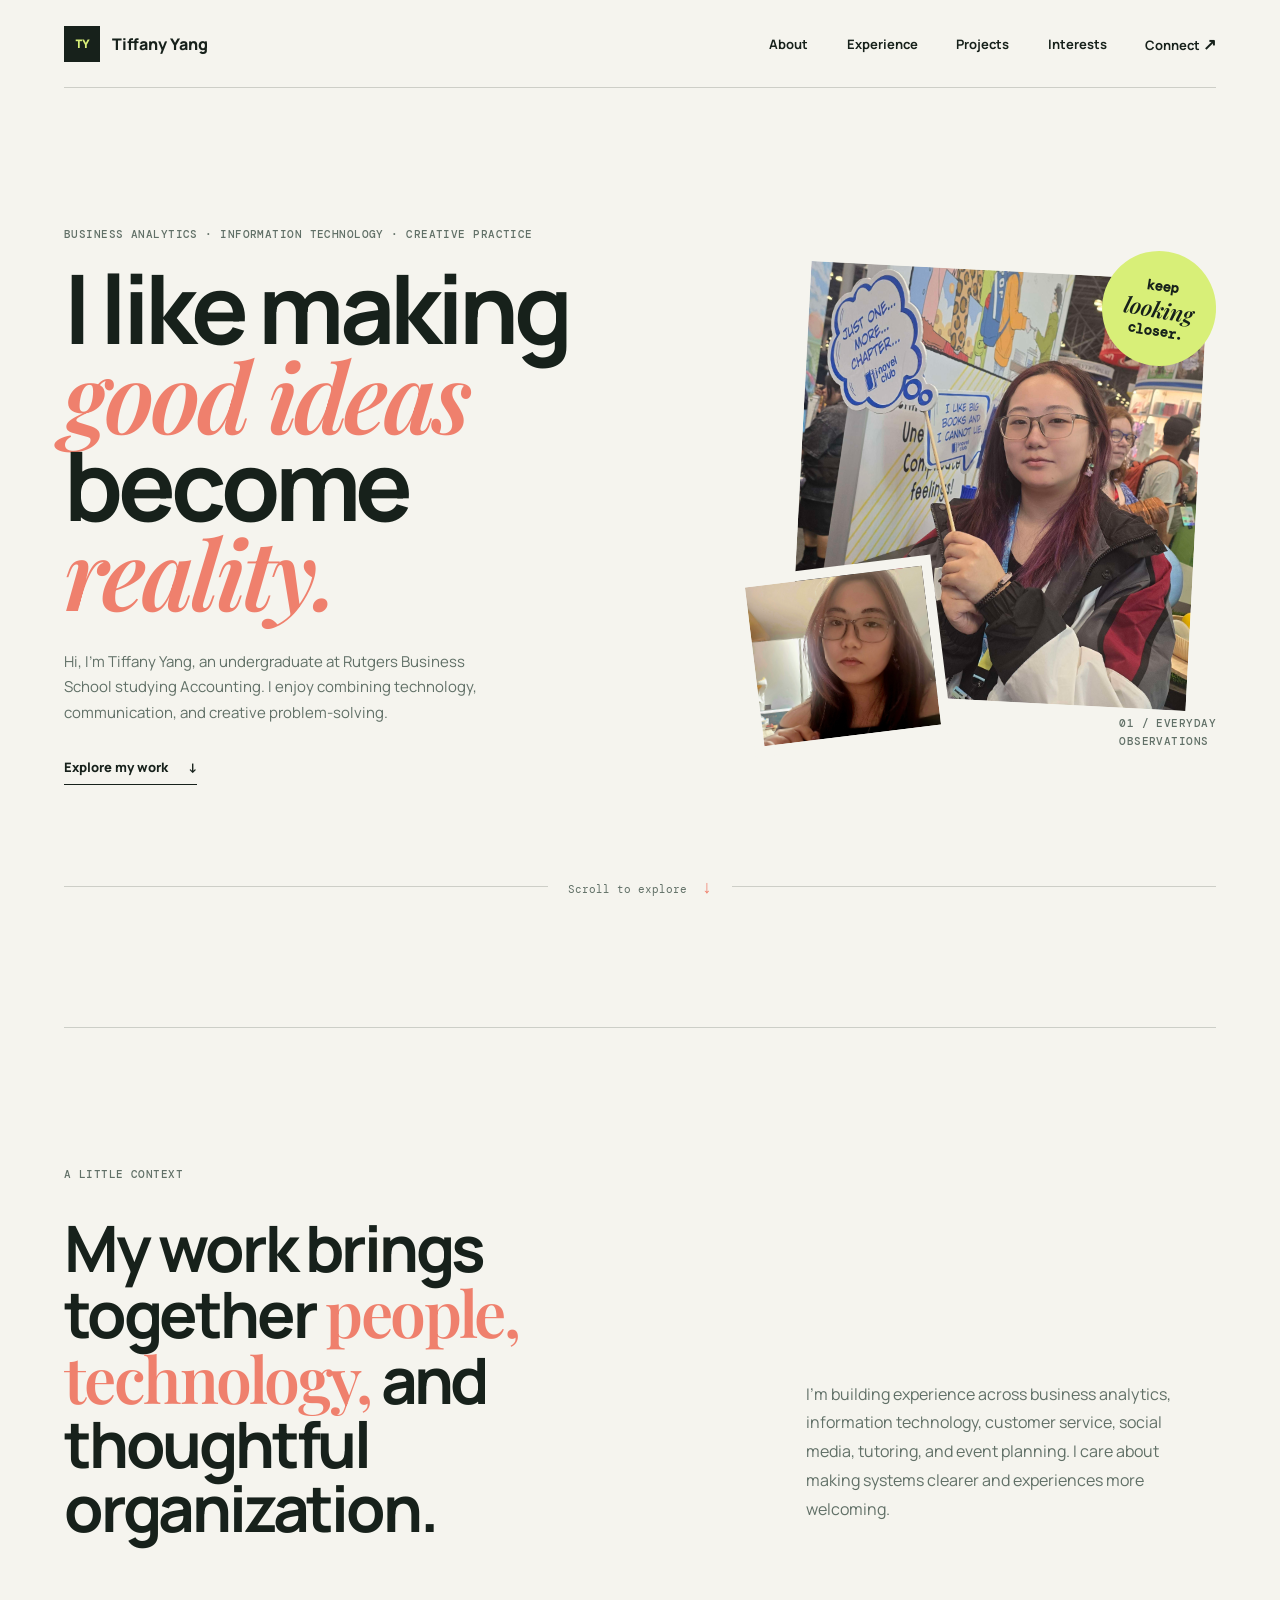
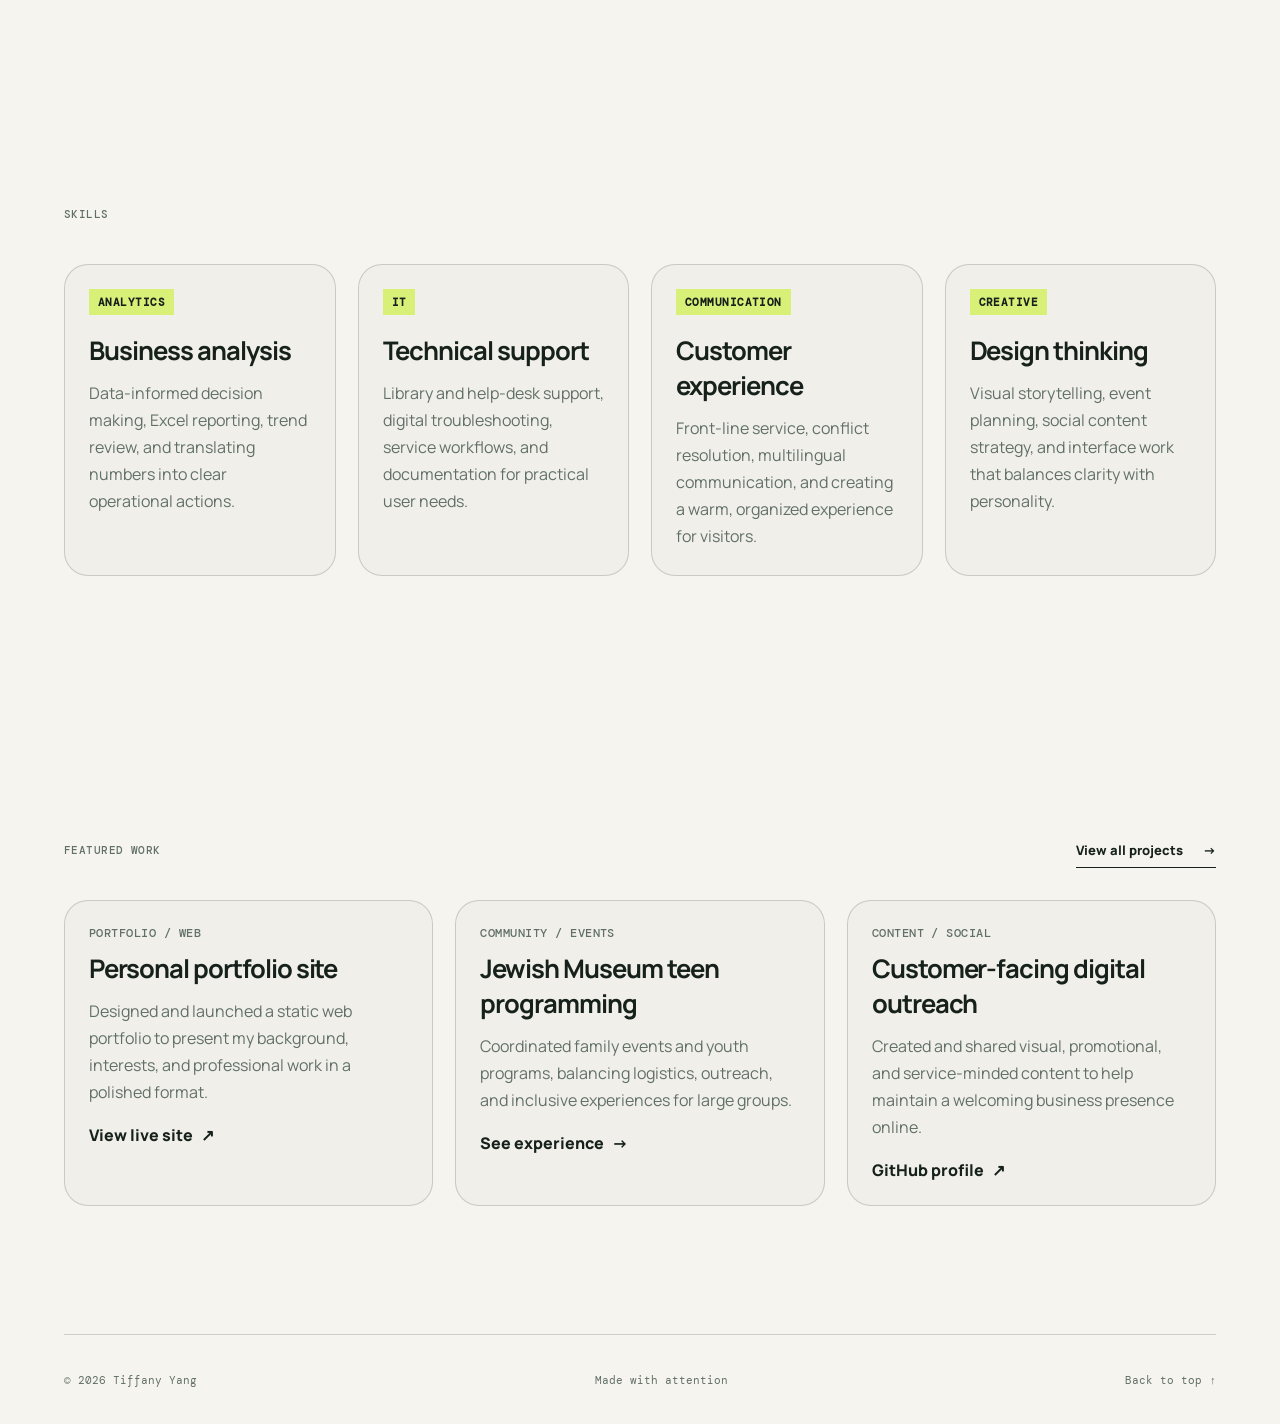
<file: index.html>
<!doctype html>
<html lang="en">
<head>
  <meta charset="UTF-8" />
  <meta name="viewport" content="width=device-width, initial-scale=1.0" />
  <meta name="description" content="Tiffany Yang" />
  <title>Tiffany Yang</title>
  <link rel="preconnect" href="https://fonts.googleapis.com" />
  <link rel="preconnect" href="https://fonts.gstatic.com" crossorigin />
  <link href="https://fonts.googleapis.com/css2?family=DM+Mono:wght@400;500&family=Manrope:wght@400;500;600;700;800&family=Playfair+Display:ital,wght@0,600;1,600&display=swap" rel="stylesheet" />
  <link rel="stylesheet" href="styles.css" />
</head>
<body>
  <div class="site-shell" id="top">
    <header class="site-header">
      <a class="brand" href="#home" aria-label="Tiffany Yang home">
        <span class="brand-mark">TY</span>
        <span class="brand-name">Tiffany Yang</span>
      </a>
      <button class="menu-toggle" type="button" aria-expanded="false" aria-controls="site-nav">Menu <span>+</span></button>
      <nav id="site-nav" class="site-nav" aria-label="Main navigation">
        <a href="#about">About</a>
        <a href="experience.html">Experience</a>
        <a href="projects.html">Projects</a>
        <a href="interests.html">Interests</a>
        <a href="connect.html">Connect <span class="arrow">↗</span></a>
      </nav>
    </header>

    <main>
      <section id="home" class="hero section-pad">
        <div class="hero-copy reveal">
          <p class="eyebrow">Business Analytics · Information Technology · Creative Practice</p>
          <h1>I like making<br /> <em>good ideas </em><br /> become <br /><em>reality.</em></h1>
          <p class="hero-intro">Hi, I’m Tiffany Yang, an undergraduate at Rutgers Business School studying Accounting. I enjoy combining technology, communication, and creative problem-solving.</p>
          <a class="text-link" href="projects.html">Explore my work <span>↓</span></a>
        </div>
        <div class="hero-art reveal reveal-delay" aria-label="A collage of creative work and everyday details">
          <div class="photo photo-main"><img src="images/20260821_113659.jpg" alt="Selfie" /></div>
          <div class="photo photo-small"><img src="images/20260812_200945.jpg" alt="At ANYC" /></div>
          <div class="shape-sticker">keep<br /><i>looking</i><br />closer.</div>
          <span class="art-note">01 / everyday<br />observations</span>
        </div>
        <div class="hero-footer"><span></span><span class="scroll-cue">Scroll to explore <b>↓</b></span><span></span></div>
      </section>

      <section id="about" class="statement section-pad reveal">
        <p class="eyebrow">A little context</p>
        <div class="statement-grid">
          <h2>My work brings together <span>people, technology,</span> and thoughtful organization.</h2>
          <p>I’m building experience across business analytics, information technology, customer service, social media, tutoring, and event planning. I care about making systems clearer and experiences more welcoming.</p>
        </div>
      </section>

      <section class="section-pad reveal" aria-labelledby="skills-heading">
        <div class="section-header">
          <p class="eyebrow">Skills</p>
        </div>
        <div class="skills-grid" id="skills-heading">
          <article class="skill-card">
            <span class="skill-pill">Analytics</span>
            <h3>Business analysis</h3>
            <p>Data-informed decision making, Excel reporting, trend review, and translating numbers into clear operational actions.</p>
          </article>
          <article class="skill-card">
            <span class="skill-pill">IT</span>
            <h3>Technical support</h3>
            <p>Library and help-desk support, digital troubleshooting, service workflows, and documentation for practical user needs.</p>
          </article>
          <article class="skill-card">
            <span class="skill-pill">Communication</span>
            <h3>Customer experience</h3>
            <p>Front-line service, conflict resolution, multilingual communication, and creating a warm, organized experience for visitors.</p>
          </article>
          <article class="skill-card">
            <span class="skill-pill">Creative</span>
            <h3>Design thinking</h3>
            <p>Visual storytelling, event planning, social content strategy, and interface work that balances clarity with personality.</p>
          </article>
        </div>
      </section>

      <section class="section-pad reveal" aria-labelledby="featured-projects-heading">
        <div class="section-header">
          <p class="eyebrow">Featured work</p>
          <a class="text-link" href="projects.html">View all projects <span>→</span></a>
        </div>
        <div class="project-list" id="featured-projects-heading">
          <article class="project-card">
            <span class="meta">Portfolio / Web</span>
            <h3>Personal portfolio site</h3>
            <p>Designed and launched a static web portfolio to present my background, interests, and professional work in a polished format.</p>
            <a href="https://tiffanyyang434.github.io/tyang/" target="_blank" rel="noreferrer">View live site <span>↗</span></a>
          </article>
          <article class="project-card">
            <span class="meta">Community / Events</span>
            <h3>Jewish Museum teen programming</h3>
            <p>Coordinated family events and youth programs, balancing logistics, outreach, and inclusive experiences for large groups.</p>
            <a href="experience.html">See experience <span>→</span></a>
          </article>
          <article class="project-card">
            <span class="meta">Content / Social</span>
            <h3>Customer-facing digital outreach</h3>
            <p>Created and shared visual, promotional, and service-minded content to help maintain a welcoming business presence online.</p>
            <a href="https://github.com/tiffanyyang434/tyang" target="_blank" rel="noreferrer">GitHub profile <span>↗</span></a>
          </article>
        </div>
      </section>
    </main>

    <footer class="site-footer"><span>© <span id="year"></span> Tiffany Yang</span><span>Made with attention</span><a href="#home">Back to top ↑</a></footer>
  </div>
  <script src="script.js"></script>
</body>
</html>
</file>
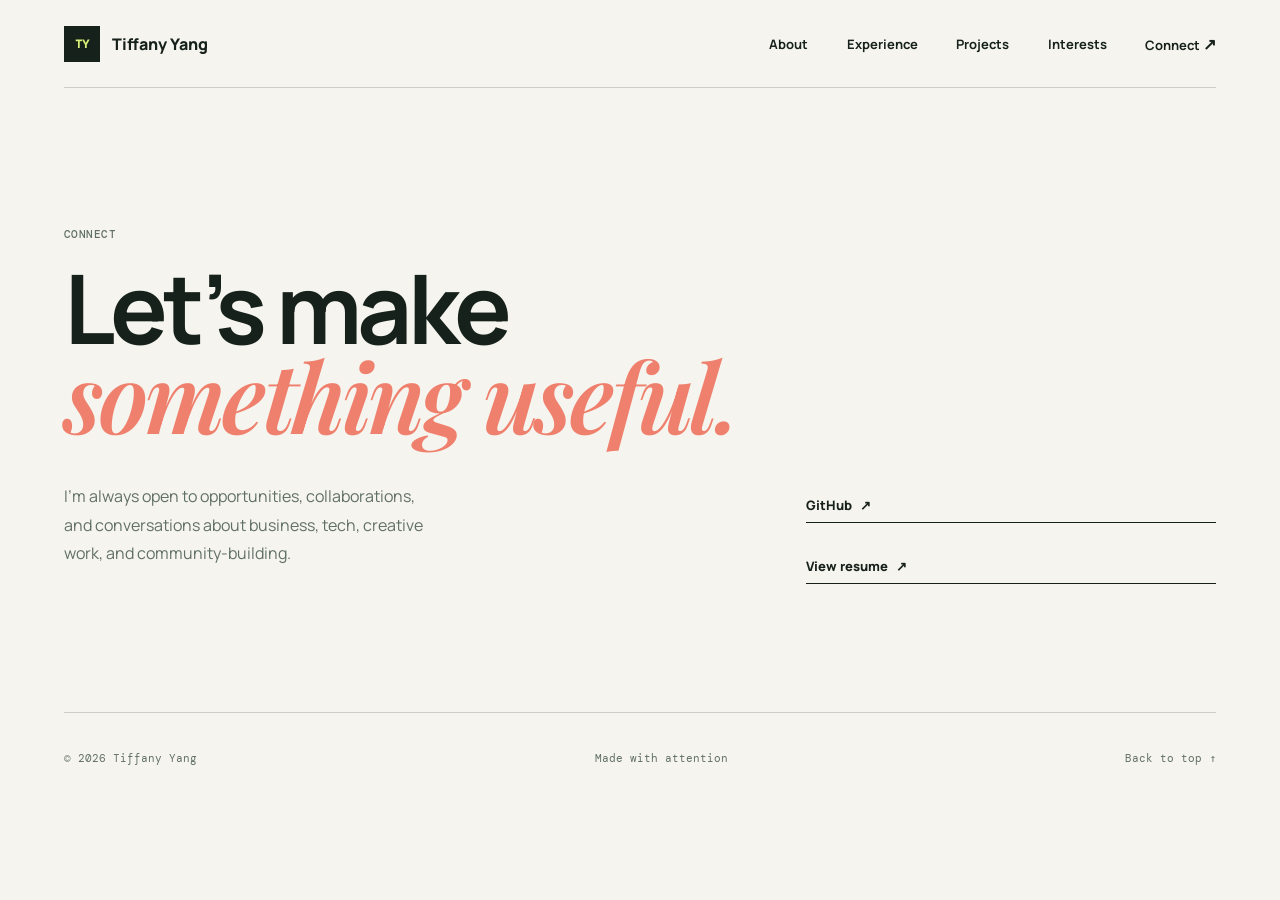
<file: connect.html>
<!doctype html>
<html lang="en">
<head>
  <meta charset="UTF-8" />
  <meta name="viewport" content="width=device-width, initial-scale=1.0" />
  <meta name="description" content="Connect with Tiffany Yang" />
  <title>Connect · Tiffany Yang</title>
  <link rel="stylesheet" href="styles.css" />
</head>
<body>
  <div class="site-shell" id="top">
    <header class="site-header">
      <a class="brand" href="index.html" aria-label="Tiffany Yang home"><span class="brand-mark">TY</span><span class="brand-name">Tiffany Yang</span></a>
      <button class="menu-toggle" type="button" aria-expanded="false" aria-controls="site-nav">Menu <span>+</span></button>
      <nav id="site-nav" class="site-nav" aria-label="Main navigation">
        <a href="index.html#about">About</a>
        <a href="experience.html">Experience</a>
        <a href="projects.html">Projects</a>
        <a href="interests.html">Interests</a>
        <a href="connect.html">Connect <span class="arrow">↗</span></a>
      </nav>
    </header>

    <main class="section-pad">
      <p class="eyebrow">Connect</p>
      <h1>Let’s make<br /><em>something useful.</em></h1>
      <div class="statement-grid">
        <p>I’m always open to opportunities, collaborations, and conversations about business, tech, creative work, and community-building.</p>
        <div class="contact-list">
          <a class="text-link" href="https://github.com/tiffanyyang434" target="_blank" rel="noreferrer">GitHub <span>↗</span></a>
          <a class="text-link" href="images/Resume%20_4_%20(1).pdf">View resume <span>↗</span></a>
        </div>
      </div>
    </main>

    <footer class="site-footer"><span>© <span id="year"></span> Tiffany Yang</span><span>Made with attention</span><a href="#top">Back to top ↑</a></footer>
  </div>
  <script src="script.js"></script>
</body>
</html>
</file>
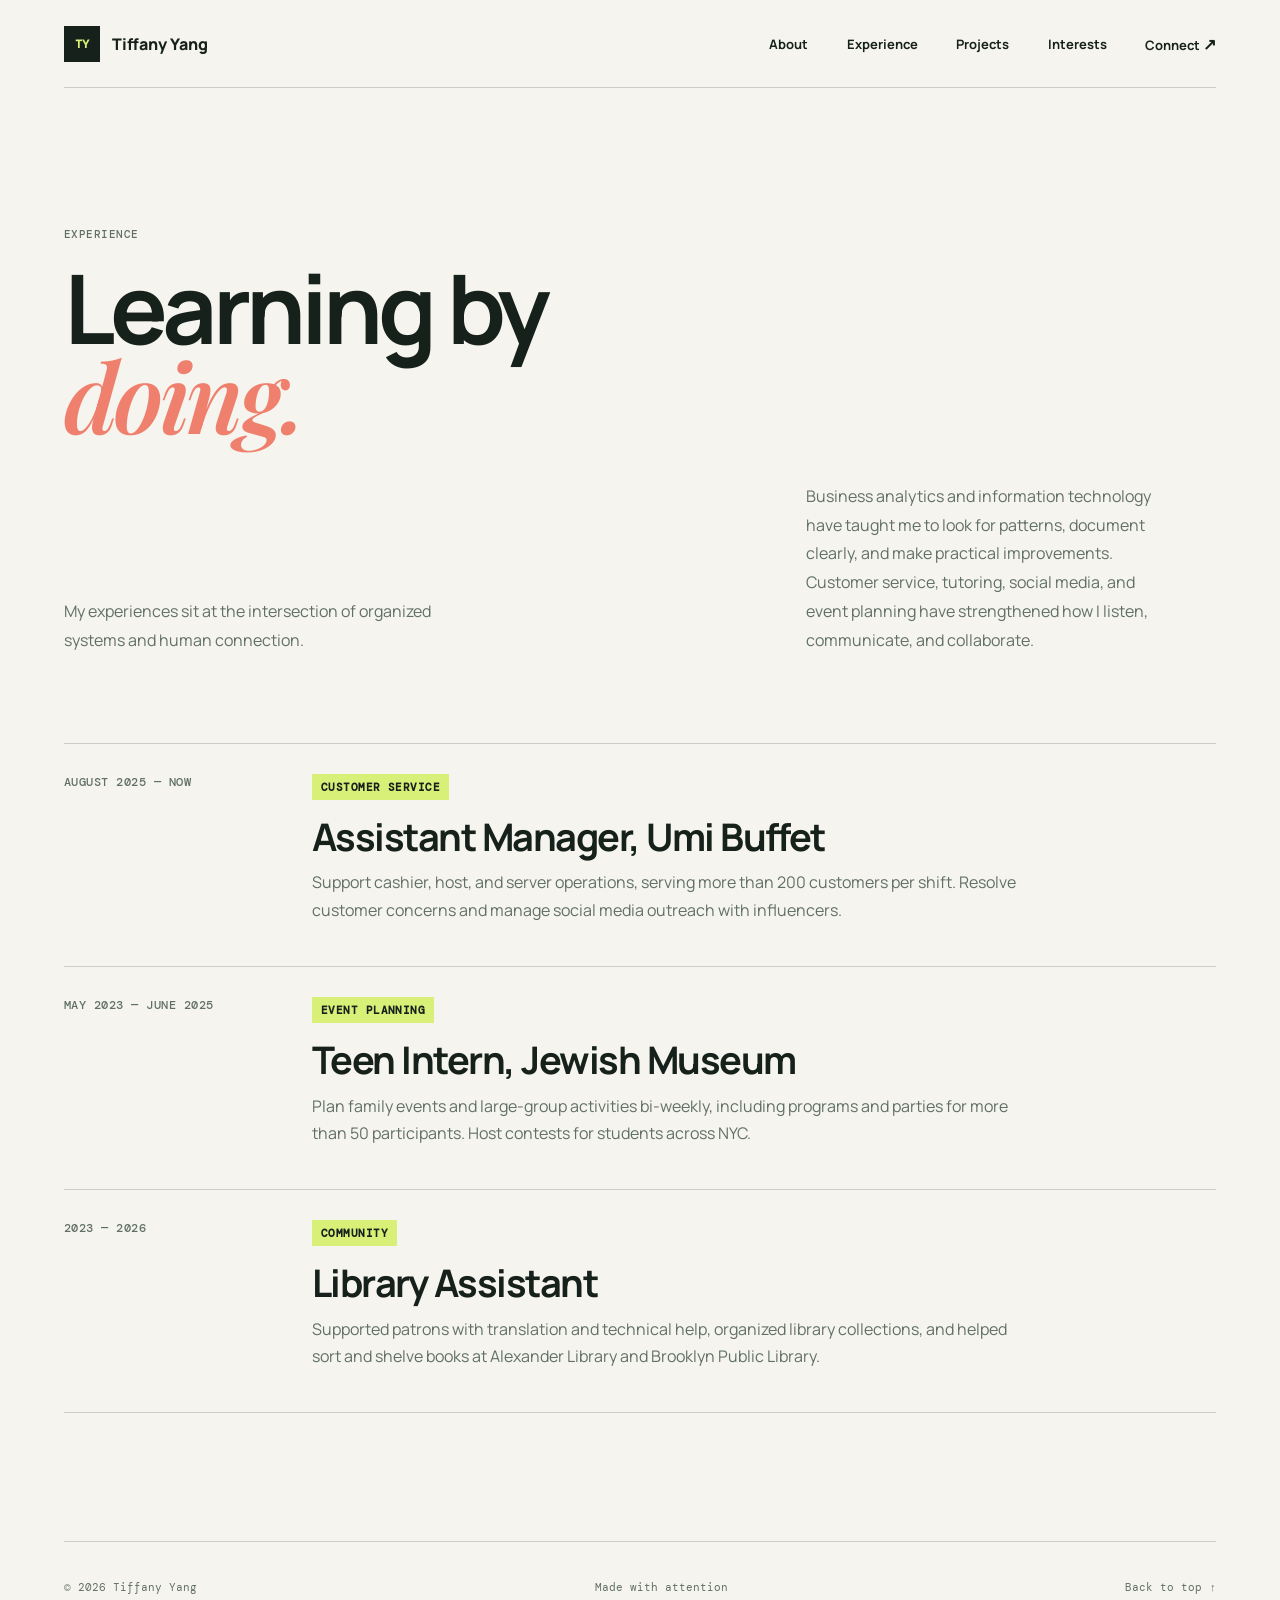
<file: experience.html>
<!doctype html>
<html lang="en">

<head>
    <meta charset="UTF-8" />
    <meta name="viewport" content="width=device-width, initial-scale=1.0" />
    <meta name="description" content="Tiffany Yang's experience" />
    <title>Experience · Tiffany Yang</title>
    <link rel="stylesheet" href="styles.css" />
</head>

<body>
    <div class="site-shell" id="top">
        <header class="site-header"><a class="brand" href="index.html" aria-label="Tiffany Yang home"><span
                    class="brand-mark">TY</span><span class="brand-name">Tiffany Yang</span></a><button
                class="menu-toggle" type="button" aria-expanded="false" aria-controls="site-nav">Menu
                <span>+</span></button>
            <nav id="site-nav" class="site-nav" aria-label="Main navigation"><a href="index.html#about">About</a><a
                    href="experience.html">Experience</a><a href="projects.html">Projects</a><a
                    href="interests.html">Interests</a><a href="connect.html">Connect <span class="arrow">↗</span></a>
            </nav>
        </header>
        <main class="section-pad">
            <p class="eyebrow">Experience</p>
            <h1>Learning by<br /><em>doing.</em></h1>
            <div class="statement-grid">
                <p>My experiences sit at the intersection of organized systems and human connection.</p>
                <p>Business analytics and information technology have taught me to look for patterns, document clearly,
                    and make practical improvements. Customer service, tutoring, social media, and event planning have
                    strengthened how I listen, communicate, and collaborate.</p>
            </div>
            <div class="experience-list" aria-label="Professional experience timeline">
                <article class="experience-item">
                    <div class="experience-meta"><span>August 2025 — now</span></div>
                    <div class="experience-body"><span class="experience-tag">Customer service</span>
                        <h2>Assistant Manager, Umi Buffet</h2>
                        <p>Support cashier, host, and server operations, serving more than 200 customers per shift.
                            Resolve customer concerns and manage social media outreach with influencers.</p>
                    </div>
                </article>
                <article class="experience-item">
                    <div class="experience-meta"><span>May 2023 — June 2025</span></div>
                    <div class="experience-body"><span class="experience-tag">Event planning</span>
                        <h2>Teen Intern, Jewish Museum</h2>
                        <p>Plan family events and large-group activities bi-weekly, including programs and parties for
                            more than 50 participants. Host contests for students across NYC.</p>
                    </div>
                </article>
                <article class="experience-item">
                    <div class="experience-meta"><span>2023 — 2026</span></div>
                    <div class="experience-body"><span class="experience-tag">Community</span>
                        <h2>Library Assistant</h2>
                        <p>Supported patrons with translation and technical help, organized library collections, and
                            helped sort and shelve books at Alexander Library and Brooklyn Public Library.</p>
                    </div>
                </article>
            </div>
        </main>
        <footer class="site-footer"><span>© <span id="year"></span> Tiffany Yang</span><span>Made with
                attention</span><a href="#top">Back to top ↑</a></footer>
    </div>
    <script src="script.js"></script>
</body>

</html>
</file>
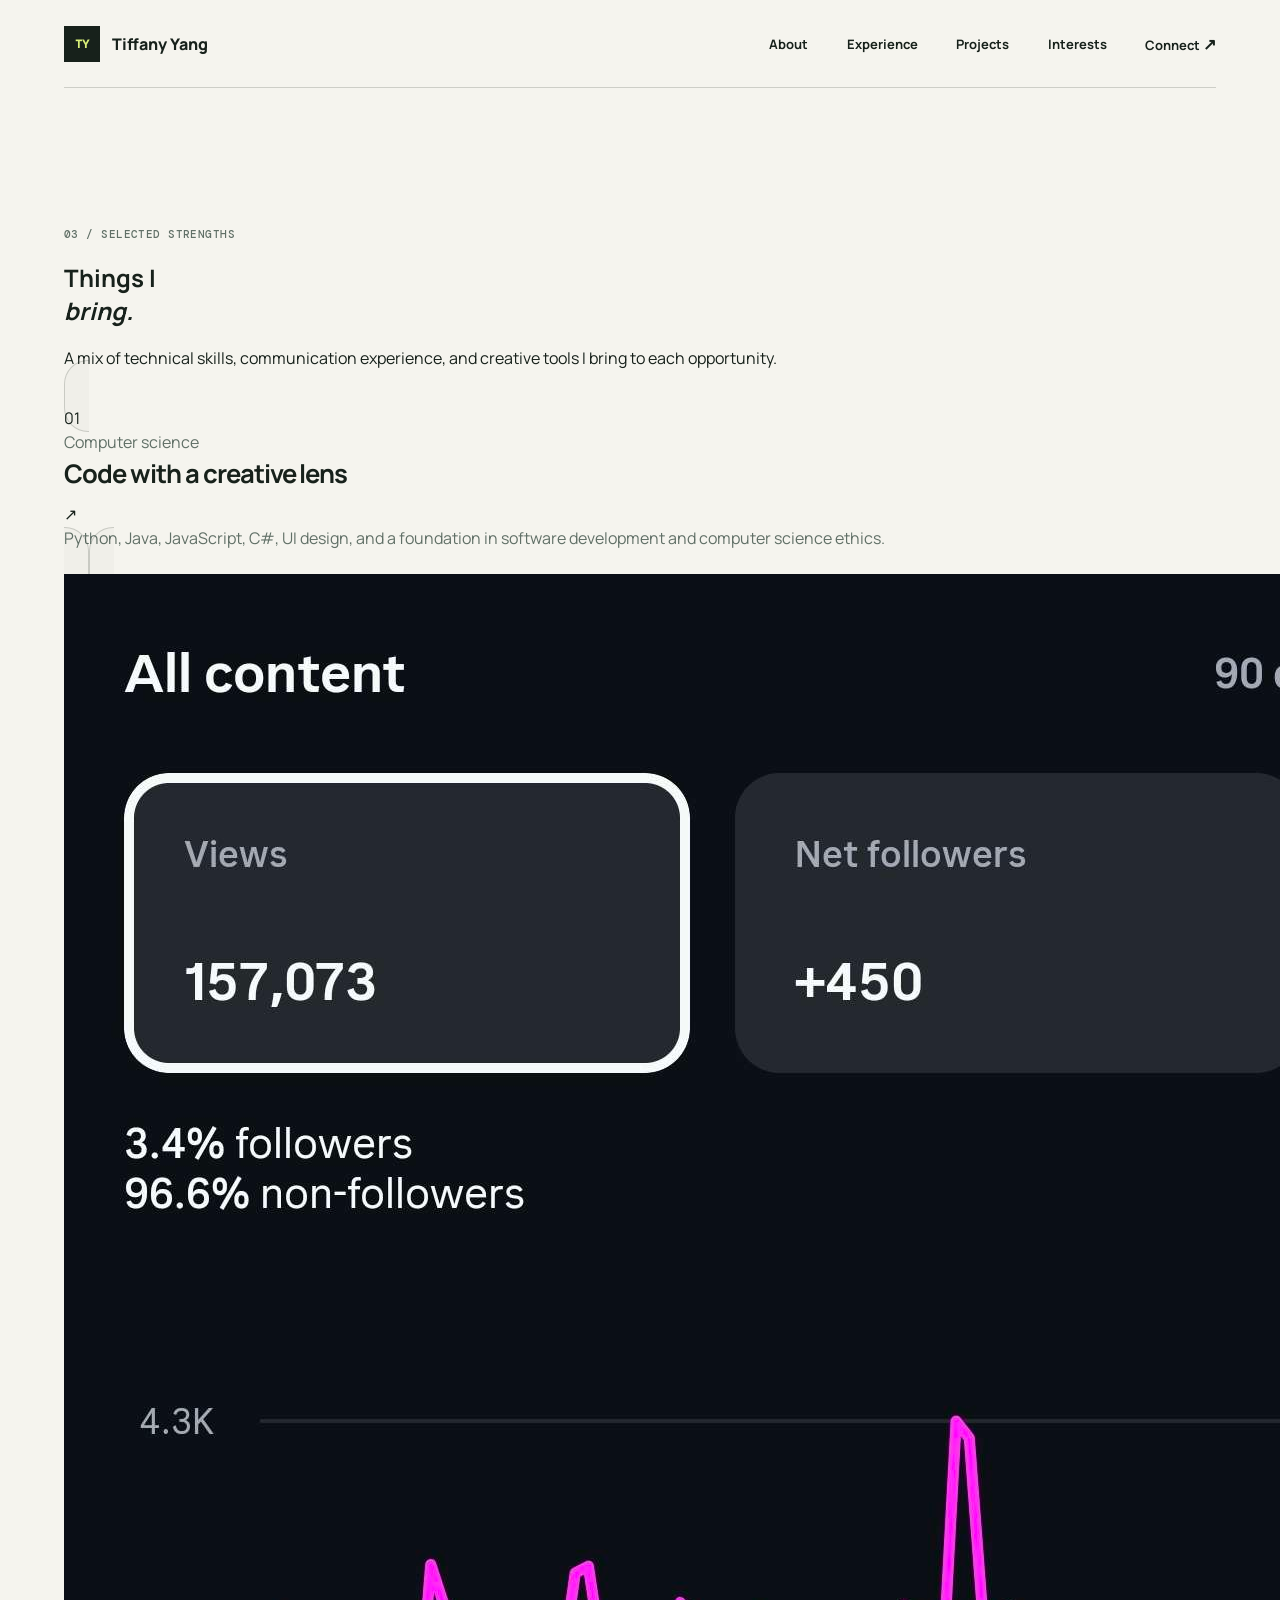
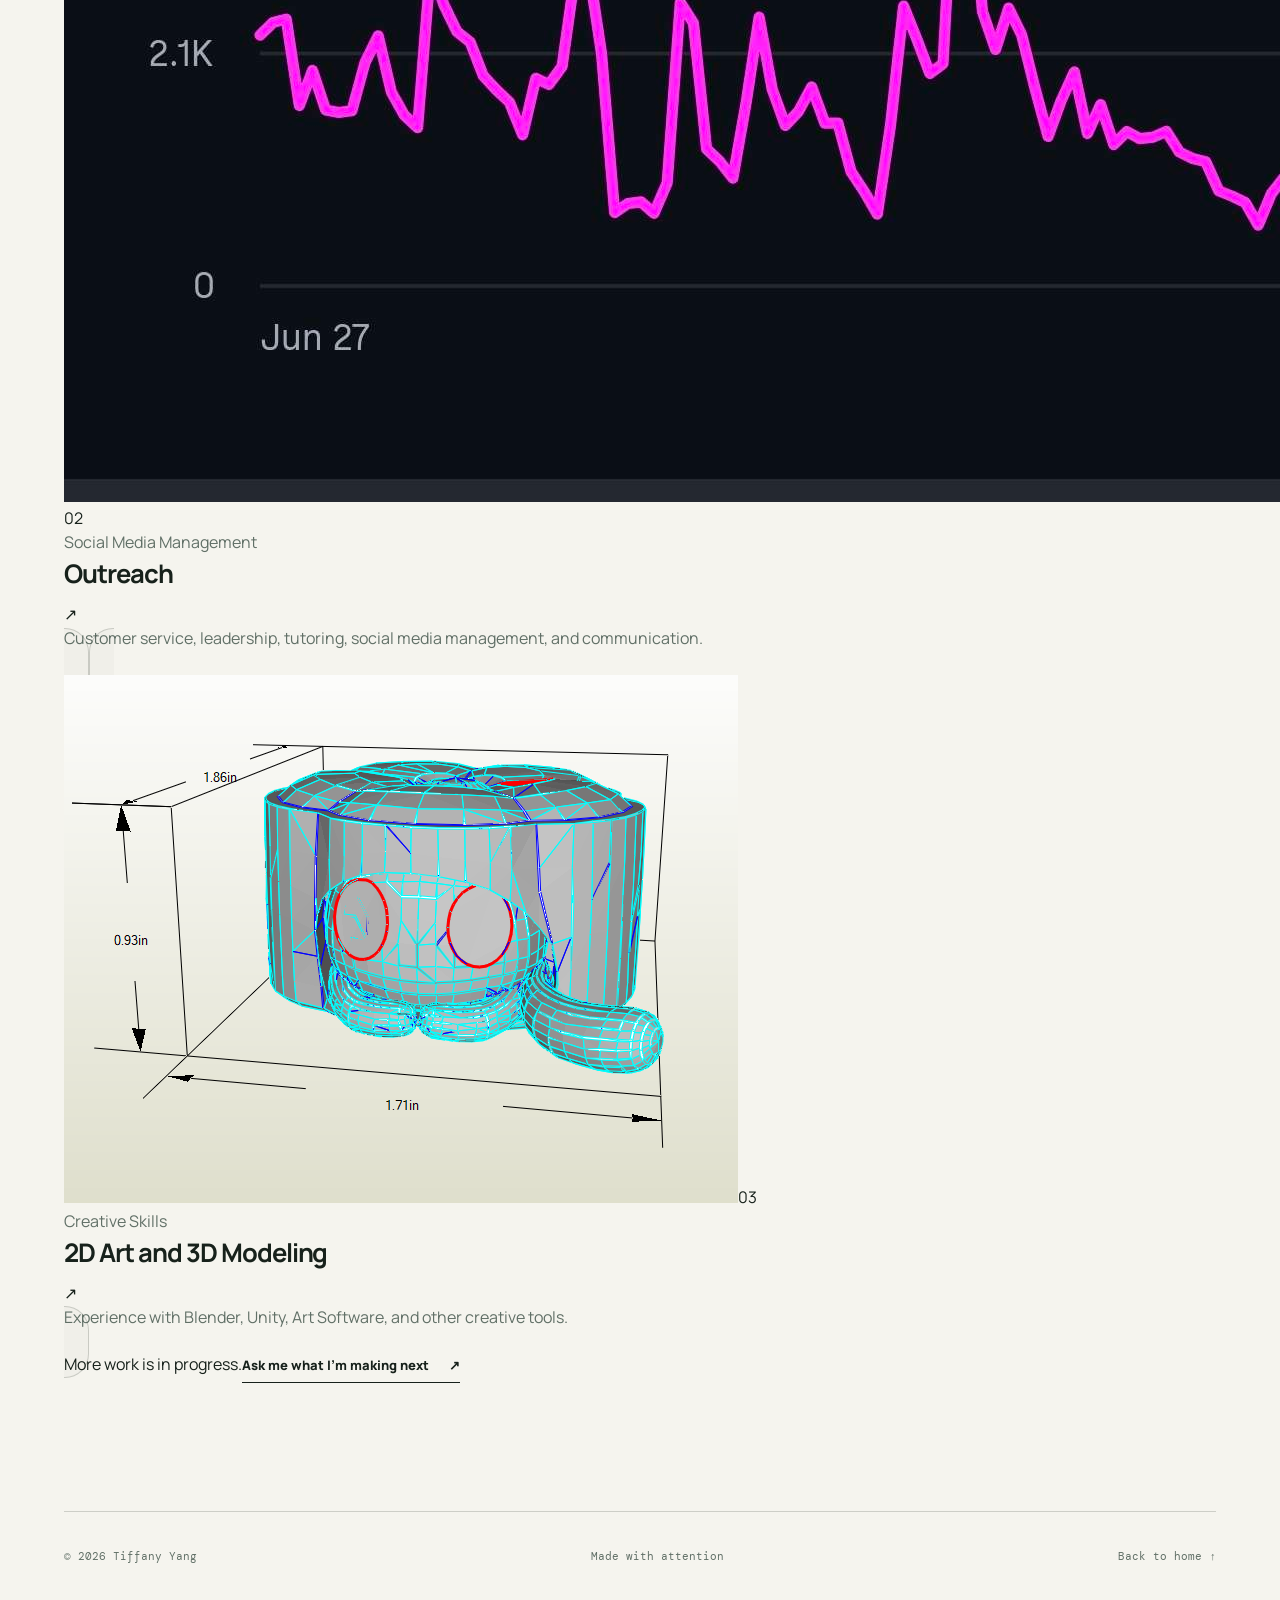
<file: projects.html>
<!doctype html>
<html lang="en">
<head>
  <meta charset="UTF-8" />
  <meta name="viewport" content="width=device-width, initial-scale=1.0" />
  <meta name="description" content="Tiffany Yang — selected strengths and creative work." />
  <title>Projects — Tiffany Yang</title>
  <link rel="preconnect" href="https://fonts.googleapis.com" />
  <link rel="preconnect" href="https://fonts.gstatic.com" crossorigin />
  <link href="https://fonts.googleapis.com/css2?family=DM+Mono:wght@400;500&family=Manrope:wght@400;500;600;700;800&family=Playfair+Display:ital,wght@0,600;1,600&display=swap" rel="stylesheet" />
  <link rel="stylesheet" href="styles.css" />
</head>
<body>
  <div class="site-shell">
    <header class="site-header">
      <a class="brand" href="index.html" aria-label="Tiffany Yang home"><span class="brand-mark">TY</span><span class="brand-name">Tiffany Yang</span></a>
      <button class="menu-toggle" type="button" aria-expanded="false" aria-controls="site-nav">Menu <span>+</span></button>
      <nav id="site-nav" class="site-nav" aria-label="Main navigation"><a href="index.html#about">About</a><a href="experience.html">Experience</a><a href="projects.html">Projects</a><a href="interests.html">Interests</a><a href="connect.html">Connect <span class="arrow">↗</span></a></nav>
    </header>
    <main>
      <section id="projects" class="projects-section section-pad">
        <div class="section-heading reveal"><p class="eyebrow">03 / selected strengths</p><h2>Things I<br /><i>bring.</i></h2><p class="section-description">A mix of technical skills, communication experience, and creative tools I bring to each opportunity.</p></div>
        <div class="project-grid">
          <a class="project-card project-feature reveal" href="https://github.com/tiffanyyang434"><div class="project-image image-a"><span>01</span></div><div class="project-meta"><div><p class="project-type">Computer science</p><h3>Code with a creative lens</h3></div><span class="circle-arrow">↗</span></div><p class="project-summary">Python, Java, JavaScript, C#, UI design, and a foundation in software development and computer science ethics.</p></a>
          <a class="project-card reveal reveal-delay" href="interests.html"><div class="project-image image-b"><img src="images/Screenshot_20260925_165617_Instagram.jpg" alt="Social media management preview" /><span>02</span></div><div class="project-meta"><div><p class="project-type">Social Media Management</p><h3>Outreach</h3></div><span class="circle-arrow">↗</span></div><p class="project-summary">Customer service, leadership, tutoring, social media management, and communication.</p></a>
          <a class="project-card reveal" href="interests.html#art-gallery"><div class="project-image image-c"><img src="images/image-9.png" alt="2D art and 3D modeling preview" /><span>03</span></div><div class="project-meta"><div><p class="project-type">Creative Skills</p><h3>2D Art and 3D Modeling</h3></div><span class="circle-arrow">↗</span></div><p class="project-summary">Experience with Blender, Unity, Art Software, and other creative tools.</p></a>
        </div>
        <div class="project-note"><span>More work is in progress.</span><a class="text-link" href="connect.html">Ask me what I’m making next <span>↗</span></a></div>
      </section>
    </main>
    <footer class="site-footer"><span>© <span id="year"></span> Tiffany Yang</span><span>Made with attention</span><a href="index.html">Back to home ↑</a></footer>
  </div>
  <script src="script.js"></script>
</body>
</html>
</file>
<file: styles.css>
@import url('https://fonts.googleapis.com/css2?family=DM+Mono:wght@400;500&family=Manrope:wght@400;500;600;700;800&family=Playfair+Display:ital,wght@0,600;1,600&display=swap');

:root {
  --ink: #17211b;
  --muted: #617067;
  --paper: #f5f4ee;
  --lime: #d8ef78;
  --coral: #ef806d;
  --line: rgba(23, 33, 27, .18);
  --display: 'Playfair Display', Georgia, serif;
  --body: 'Manrope', sans-serif;
  --mono: 'DM Mono', monospace;
}

* { box-sizing: border-box; }
html { scroll-behavior: smooth; }
body { margin: 0; color: var(--ink); background: var(--paper); font-family: var(--body); }
a { color: inherit; text-decoration: none; }
.site-shell { max-width: 1440px; margin: 0 auto; padding: 0 5vw; overflow: hidden; }
.site-header { min-height: 88px; display: flex; align-items: center; justify-content: space-between; border-bottom: 1px solid var(--line); }
.brand, .site-nav, .site-footer { display: flex; align-items: center; }
.brand { gap: 12px; font-weight: 800; }
.brand-mark { display: grid; place-items: center; width: 36px; height: 36px; background: var(--ink); color: var(--lime); font-family: var(--mono); font-size: 12px; }
.site-nav { gap: clamp(16px, 3vw, 44px); font-size: 13px; font-weight: 700; }
.site-nav a, .text-link { transition: color .2s ease; }
.site-nav a:hover, .text-link:hover { color: var(--coral); }
.arrow { font-size: 16px; }
.menu-toggle { display: none; border: 0; background: none; color: var(--ink); font: 700 13px var(--body); }
.menu-toggle span { font-size: 18px; margin-left: 4px; }
.section-pad { padding: clamp(64px, 10vw, 150px) 0; }
.hero { min-height: calc(100vh - 88px); display: grid; grid-template-columns: minmax(0, 1fr) minmax(300px, .8fr); gap: 7vw; align-items: center; position: relative; }
.eyebrow, .art-note { color: var(--muted); font: 500 11px var(--mono); letter-spacing: .04em; text-transform: uppercase; }
h1 { max-width: 690px; margin: 24px 0; font-size: clamp(50px, 7.5vw, 112px); line-height: .9; letter-spacing: -.05em; }
h1 em, .statement h2 span { color: var(--coral); font-family: var(--display); font-weight: 600; letter-spacing: -.04em; }
.hero-intro { max-width: 450px; margin: 30px 0; color: var(--muted); line-height: 1.7; font-size: 15px; }
.text-link { display: inline-flex; gap: 20px; border-bottom: 1px solid var(--ink); padding-bottom: 8px; font-weight: 800; font-size: 13px; }
.hero-art { min-height: 500px; position: relative; }
.photo { position: absolute; overflow: hidden; background: #dedbd0; }
.photo img { display: block; width: 100%; height: 100%; object-fit: cover; }
.photo-main { inset: 4% 4% 10% 12%; transform: rotate(3deg); }
.photo-small { width: 42%; height: 36%; bottom: 1%; left: 0; border: 10px solid var(--paper); transform: rotate(-7deg); }
.shape-sticker { position: absolute; top: 0; right: 0; padding: 28px 22px; background: var(--lime); border-radius: 50%; text-align: center; font: 700 14px/1.05 var(--mono); transform: rotate(9deg); }
.shape-sticker i { font: italic 600 22px var(--display); }
.art-note { position: absolute; right: 0; bottom: 0; line-height: 1.6; }
.hero-footer { grid-column: 1 / -1; display: grid; grid-template-columns: 1fr auto 1fr; align-items: center; gap: 20px; color: var(--muted); font: 11px var(--mono); }
.hero-footer > span:first-child, .hero-footer > span:last-child { height: 1px; background: var(--line); }
.scroll-cue b { color: var(--coral); font-size: 18px; margin-left: 8px; }
.statement { border-top: 1px solid var(--line); }
.statement-grid { display: grid; grid-template-columns: 1.2fr .8fr; gap: 10vw; align-items: end; }
.statement h2 { max-width: 720px; margin: 24px 0 0; font-size: clamp(32px, 5vw, 68px); line-height: 1; letter-spacing: -.05em; }
.statement-grid > p { max-width: 370px; color: var(--muted); line-height: 1.8; }
.experience-list { margin-top: 72px; border-top: 1px solid var(--line); }
.experience-item { display: grid; grid-template-columns: 220px minmax(0, 1fr); gap: 28px; padding: 30px 0; border-bottom: 1px solid var(--line); }
.experience-meta { color: var(--muted); font: 500 12px var(--mono); letter-spacing: .04em; text-transform: uppercase; }
.experience-tag { display: inline-block; margin-bottom: 16px; padding: 6px 9px; background: var(--lime); font: 700 11px var(--mono); letter-spacing: .04em; text-transform: uppercase; }
.experience-body h2 { margin: 0 0 12px; font-size: clamp(24px, 3vw, 38px); line-height: 1.1; letter-spacing: -.04em; }
.experience-body p { margin: 0 0 12px; color: var(--muted); line-height: 1.7; max-width: 720px; }
.experience-body ul { margin: 0; padding-left: 18px; color: var(--muted); line-height: 1.8; }
.section-header { display: flex; align-items: end; justify-content: space-between; gap: 24px; margin-bottom: 32px; }
.skills-grid, .project-list { display: grid; gap: 22px; }
.skills-grid { grid-template-columns: repeat(4, minmax(0, 1fr)); }
.project-list { grid-template-columns: repeat(3, minmax(0, 1fr)); }
.skill-card, .project-card { background: rgba(23, 33, 27, 0.02); border: 1px solid var(--line); border-radius: 24px; padding: 24px; }
.skill-card h3, .project-card h3 { margin: 0 0 12px; font-size: clamp(22px, 2vw, 30px); letter-spacing: -.04em; }
.skill-card p, .project-card p { margin: 0; color: var(--muted); line-height: 1.7; }
.skill-pill { display: inline-block; margin-bottom: 18px; padding: 6px 9px; background: var(--lime); font: 700 11px var(--mono); letter-spacing: .04em; text-transform: uppercase; }
.project-card .meta { display: block; margin-bottom: 10px; color: var(--muted); font: 500 12px var(--mono); letter-spacing: .04em; text-transform: uppercase; }
.project-card a, .contact-list a { display: inline-flex; align-items: center; gap: 8px; margin-top: 18px; font-weight: 800; }
.contact-list { display: grid; gap: 16px; }
.site-footer { justify-content: space-between; gap: 20px; min-height: 90px; border-top: 1px solid var(--line); color: var(--muted); font: 11px var(--mono); }
.reveal { opacity: 0; transform: translateY(20px); animation: rise .8s ease forwards; }
.reveal-delay { animation-delay: .18s; }
@keyframes rise { to { opacity: 1; transform: translateY(0); } }

@media (max-width: 700px) {
  .site-header { min-height: 72px; }
  .site-nav { display: none; position: absolute; z-index: 5; top: 72px; left: 0; right: 0; flex-direction: column; align-items: stretch; gap: 0; padding: 8px 5vw 18px; background: var(--paper); border-bottom: 1px solid var(--line); }
  .site-nav.is-open { display: flex; }
  .site-nav a { padding: 13px 0; }
  .menu-toggle { display: block; cursor: pointer; }
  .hero { display: block; min-height: 0; }
  .hero-art { min-height: 390px; margin-top: 55px; }
  .hero-footer { margin-top: 35px; }
  .statement-grid { display: block; }
  .statement-grid > p { margin-top: 32px; }
  .experience-item { grid-template-columns: 1fr; gap: 12px; }
  .site-footer { flex-wrap: wrap; padding: 25px 0; }
}

@media (prefers-reduced-motion: reduce) {
  html { scroll-behavior: auto; }
  .reveal { animation: none; opacity: 1; transform: none; }
}
</file>
